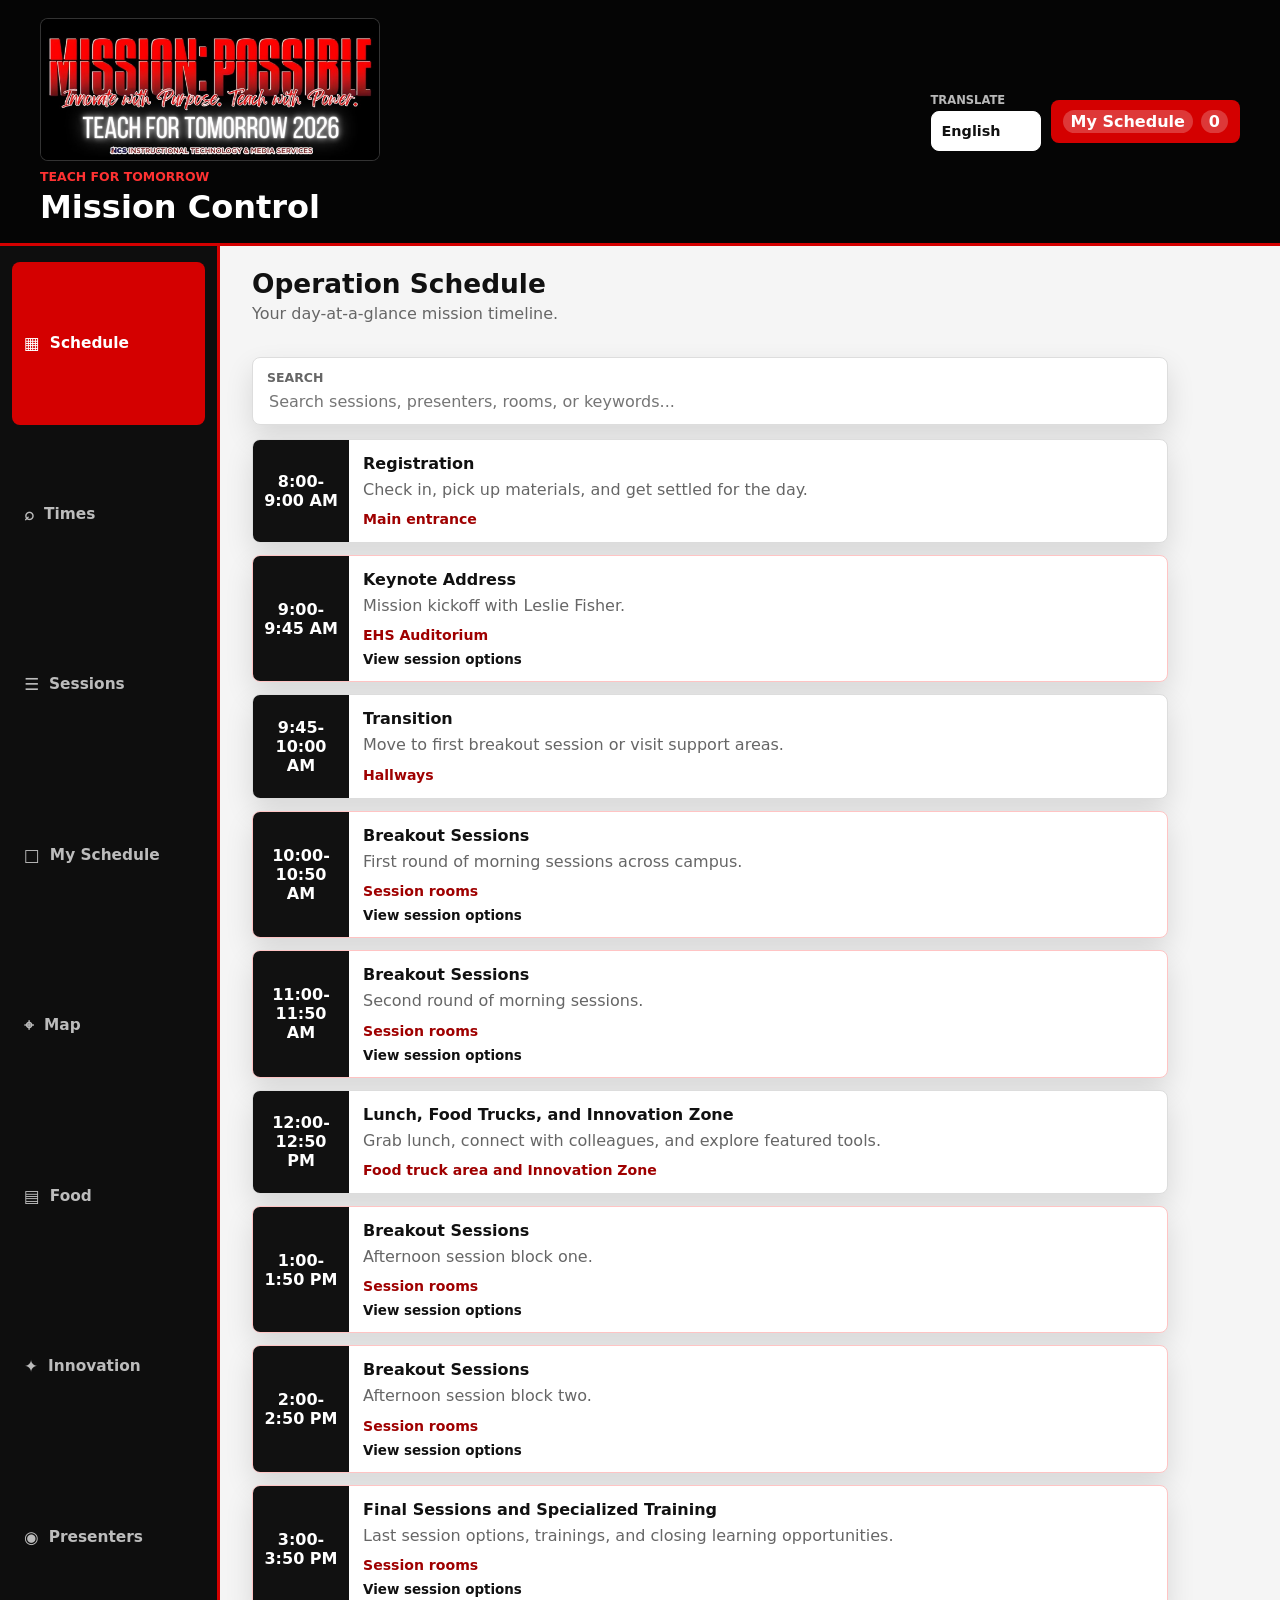
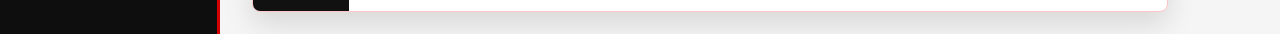
<file: create-a-mobile-friendly-conference-app/index.html>
<!doctype html>
<html lang="en">
  <head>
    <meta charset="UTF-8" />
    <meta name="viewport" content="width=device-width, initial-scale=1.0" />
    <title>Teach for Tomorrow Conference</title>
    <link rel="stylesheet" href="styles.css" />
  </head>
  <body>
    <div class="app-shell">
      <header class="topbar">
        <div class="brand-lockup">
          <img
            class="event-logo"
            src="Teach-for-Tomorrow-2026.jpg"
            alt="Teach for Tomorrow 2026: Mission Possible"
          />
          <p class="eyebrow">Teach for Tomorrow</p>
          <h1 data-i18n="appTitle">Mission Control</h1>
        </div>
        <div class="header-actions">
          <button class="app-back-button" id="appBackButton" type="button" data-i18n="backButton" hidden>
            ← Back
          </button>
          <div class="language-control" aria-label="Translate app">
            <label for="languageSelect" data-i18n="translateLabel">Translate</label>
            <select id="languageSelect">
              <option value="en">English</option>
              <option value="es">Español</option>
              <option value="fr">Français</option>
              <option value="hi">हिन्दी</option>
            </select>
          </div>
          <button
            class="schedule-pill"
            id="schedulePill"
            type="button"
            aria-label="Open My Schedule"
            data-i18n-aria="openSchedule"
          >
            <span data-i18n="mySchedule">My Schedule</span> <span id="scheduleCount">0</span>
          </button>
        </div>
      </header>

      <main>
        <section class="page" id="directoryPage" aria-labelledby="directoryTitle">
          <div class="section-head">
            <div>
              <h2 id="directoryTitle" data-i18n="directoryTitle">Session Launchpad</h2>
              <p data-i18n="directoryHelp">Search by title, presenter, room, track, or keyword.</p>
            </div>
            <button class="refresh-button" id="refreshScheduleButton" type="button" data-i18n="refreshSchedule">
              Refresh schedule
            </button>
          </div>
          <p class="sync-status" id="syncStatus">Using built-in schedule.</p>

          <label class="search-box" for="sessionSearch">
            <span aria-hidden="true" data-i18n="searchLabel">Search</span>
            <input
              id="sessionSearch"
              type="search"
              placeholder="Try literacy, Room 204, equity..."
              data-i18n-placeholder="searchPlaceholder"
              autocomplete="off"
            />
          </label>

          <div
            class="filter-row"
            id="trackFilters"
            aria-label="Track filters"
            data-i18n-aria="trackFilters"
          ></div>
          <p class="result-count" id="resultCount"></p>
          <div class="card-grid" id="sessionList"></div>
        </section>

        <section class="page" id="detailsPage" aria-labelledby="detailsTitle">
          <div class="section-head">
            <div>
              <h2 id="detailsTitle" data-i18n="detailsTitle">Session Details</h2>
              <p data-i18n="detailsHelp">Tap a session to read the full description.</p>
            </div>
          </div>

          <label class="search-box" for="detailsSearch">
            <span aria-hidden="true" data-i18n="searchLabel">Search</span>
            <input
              id="detailsSearch"
              type="search"
              placeholder="Search descriptions, presenters, or keywords..."
              data-i18n-placeholder="detailsSearchPlaceholder"
              autocomplete="off"
            />
          </label>

          <div class="session-detail-list" id="sessionDetailList"></div>
        </section>

        <section class="page active" id="operationPage" aria-labelledby="operationTitle">
          <div class="section-head">
            <div>
              <h2 id="operationTitle" data-i18n="operationTitle">Operation Schedule</h2>
              <p data-i18n="operationHelp">A quick day-at-a-glance timeline for the conference.</p>
            </div>
          </div>
          <label class="search-box" for="operationSearch">
            <span aria-hidden="true" data-i18n="searchLabel">Search</span>
            <input
              id="operationSearch"
              type="search"
              placeholder="Search sessions, presenters, rooms, or keywords..."
              data-i18n-placeholder="operationSearchPlaceholder"
              autocomplete="off"
            />
          </label>
          <p class="result-count" id="operationResultCount"></p>
          <div class="card-grid" id="operationSearchResults"></div>
          <div class="operation-list" id="operationScheduleList"></div>
        </section>

        <section class="page" id="schedulePage" aria-labelledby="scheduleTitle">
          <div class="section-head">
            <div>
              <h2 id="scheduleTitle" data-i18n="mySchedule">My Schedule</h2>
              <p data-i18n="scheduleHelp">Your saved sessions, grouped by time.</p>
            </div>
          </div>
          <div id="scheduleList"></div>
        </section>

        <section class="page" id="mapPage" aria-labelledby="mapTitle">
          <div class="section-head">
            <div>
              <h2 id="mapTitle" data-i18n="mapTitle">School Map</h2>
              <p data-i18n="mapHelp">Load a school map for attendees to reference during the conference.</p>
            </div>
          </div>
          <div class="info-panel">
            <label class="upload-box" for="mapUpload">
              <span data-i18n="mapUploadLabel">Upload school map</span>
              <input id="mapUpload" type="file" accept="image/*" />
            </label>
            <div class="map-preview" id="mapPreview"></div>
          </div>
        </section>

        <section class="page" id="foodPage" aria-labelledby="foodTitle">
          <div class="section-head">
            <div>
              <h2 id="foodTitle" data-i18n="foodTitle">Food Trucks</h2>
              <p data-i18n="foodHelp">Food truck options and meal notes for attendees.</p>
            </div>
          </div>
          <div class="info-grid" id="foodTruckList"></div>
        </section>

        <section class="page" id="innovationPage" aria-labelledby="innovationTitle">
          <div class="section-head">
            <div>
              <h2 id="innovationTitle" data-i18n="innovationTitle">Innovation Zone</h2>
              <p data-i18n="innovationHelp">Explore hands-on tools and featured experiences.</p>
            </div>
          </div>
          <div class="info-grid" id="innovationList"></div>
        </section>

        <section class="page" id="presentersPage" aria-labelledby="presentersTitle">
          <div class="section-head">
            <div>
              <h2 id="presentersTitle" data-i18n="presentersTitle">Presenters</h2>
              <p data-i18n="presentersHelp">Tap a presenter to view details and their sessions.</p>
            </div>
          </div>
          <label class="search-box" for="presenterSearch">
            <span aria-hidden="true" data-i18n="searchLabel">Search</span>
            <input
              id="presenterSearch"
              type="search"
              placeholder="Search presenters..."
              data-i18n-placeholder="presenterSearchPlaceholder"
              autocomplete="off"
            />
          </label>
          <div id="presenterDetail"></div>
          <div class="presenter-list" id="presenterList"></div>
        </section>
      </main>

      <nav class="tabbar" aria-label="Main navigation" data-i18n-aria="mainNavigation">
        <button class="tab active" type="button" data-page="operationPage">
          <span aria-hidden="true">▦</span>
          <span data-i18n="operationTab">Schedule</span>
        </button>
        <button class="tab" type="button" data-page="directoryPage">
          <span aria-hidden="true">⌕</span>
          <span data-i18n="directoryTab">Times</span>
        </button>
        <button class="tab" type="button" data-page="detailsPage">
          <span aria-hidden="true">☰</span>
          <span data-i18n="detailsTab">Sessions</span>
        </button>
        <button class="tab" type="button" data-page="schedulePage">
          <span aria-hidden="true">□</span>
          <span data-i18n="mySchedule">My Schedule</span>
        </button>
        <button class="tab" type="button" data-page="mapPage">
          <span aria-hidden="true">⌖</span>
          <span data-i18n="mapTab">Map</span>
        </button>
        <button class="tab" type="button" data-page="foodPage">
          <span aria-hidden="true">▤</span>
          <span data-i18n="foodTab">Food</span>
        </button>
        <button class="tab" type="button" data-page="innovationPage">
          <span aria-hidden="true">✦</span>
          <span data-i18n="innovationTab">Innovation</span>
        </button>
        <button class="tab" type="button" data-page="presentersPage">
          <span aria-hidden="true">◉</span>
          <span data-i18n="presentersTab">Presenters</span>
        </button>
      </nav>
    </div>

    <script src="app.js"></script>
  </body>
</html>
</file>
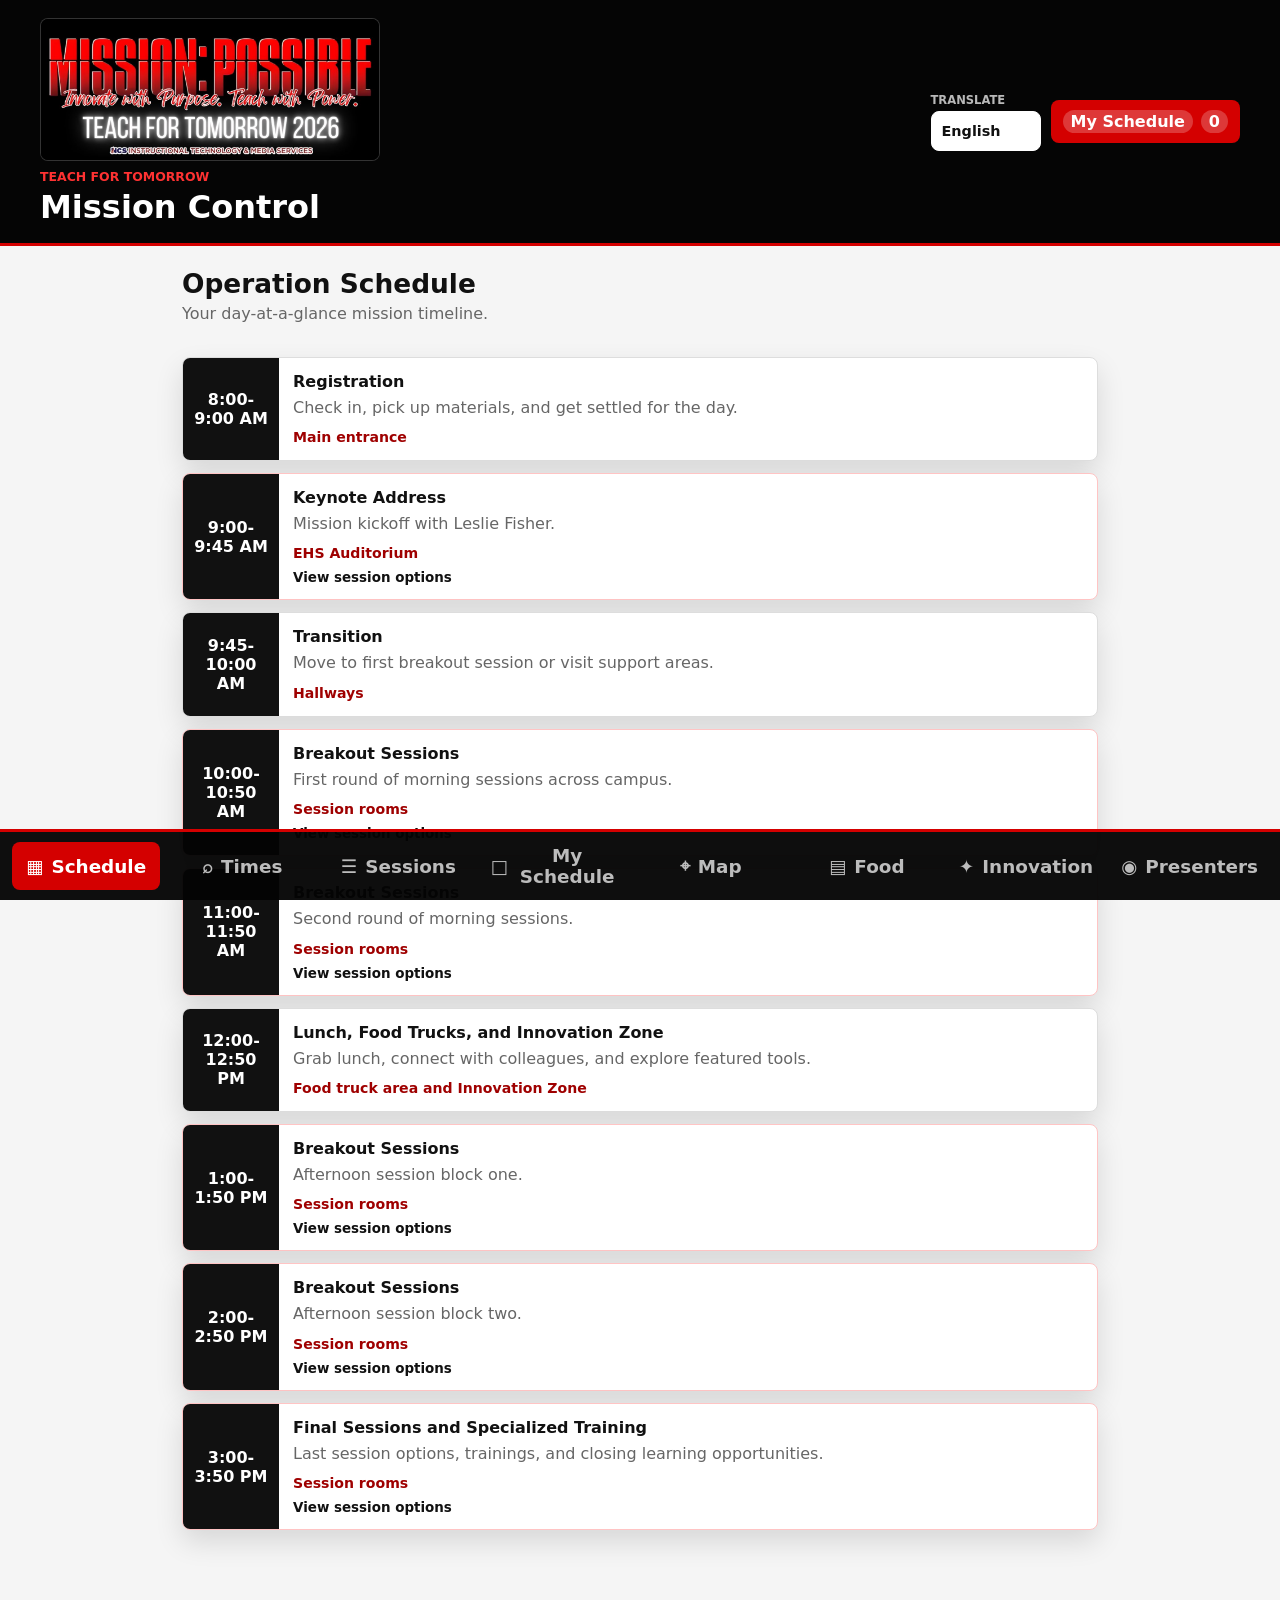
<file: create-a-mobile-friendly-conference-app/Teach-for-Tomorrow-app/index.html>
<!doctype html>
<html lang="en">
  <head>
    <meta charset="UTF-8" />
    <meta name="viewport" content="width=device-width, initial-scale=1.0" />
    <title>Teach for Tomorrow Conference</title>
    <link rel="stylesheet" href="styles.css" />
  </head>
  <body>
    <div class="app-shell">
      <header class="topbar">
        <div class="brand-lockup">
          <img
            class="event-logo"
            src="Teach-for-Tomorrow-2026.jpg"
            alt="Teach for Tomorrow 2026: Mission Possible"
          />
          <p class="eyebrow">Teach for Tomorrow</p>
          <h1 data-i18n="appTitle">Mission Control</h1>
        </div>
        <div class="header-actions">
          <button class="app-back-button" id="appBackButton" type="button" data-i18n="backButton" hidden>
            ← Back
          </button>
          <div class="language-control" aria-label="Translate app">
            <label for="languageSelect" data-i18n="translateLabel">Translate</label>
            <select id="languageSelect">
              <option value="en">English</option>
              <option value="es">Español</option>
              <option value="fr">Français</option>
              <option value="hi">हिन्दी</option>
            </select>
          </div>
          <button
            class="schedule-pill"
            id="schedulePill"
            type="button"
            aria-label="Open My Schedule"
            data-i18n-aria="openSchedule"
          >
            <span data-i18n="mySchedule">My Schedule</span> <span id="scheduleCount">0</span>
          </button>
        </div>
      </header>

      <main>
        <section class="page" id="directoryPage" aria-labelledby="directoryTitle">
          <div class="section-head">
            <div>
              <h2 id="directoryTitle" data-i18n="directoryTitle">Session Launchpad</h2>
              <p data-i18n="directoryHelp">Search by title, presenter, room, track, or keyword.</p>
            </div>
            <button class="refresh-button" id="refreshScheduleButton" type="button" data-i18n="refreshSchedule">
              Refresh schedule
            </button>
          </div>
          <p class="sync-status" id="syncStatus">Using built-in schedule.</p>

          <label class="search-box" for="sessionSearch">
            <span aria-hidden="true" data-i18n="searchLabel">Search</span>
            <input
              id="sessionSearch"
              type="search"
              placeholder="Try literacy, Room 204, equity..."
              data-i18n-placeholder="searchPlaceholder"
              autocomplete="off"
            />
          </label>

          <div
            class="filter-row"
            id="trackFilters"
            aria-label="Track filters"
            data-i18n-aria="trackFilters"
          ></div>
          <p class="result-count" id="resultCount"></p>
          <div class="card-grid" id="sessionList"></div>
        </section>

        <section class="page" id="detailsPage" aria-labelledby="detailsTitle">
          <div class="section-head">
            <div>
              <h2 id="detailsTitle" data-i18n="detailsTitle">Session Details</h2>
              <p data-i18n="detailsHelp">Tap a session to read the full description.</p>
            </div>
          </div>

          <label class="search-box" for="detailsSearch">
            <span aria-hidden="true" data-i18n="searchLabel">Search</span>
            <input
              id="detailsSearch"
              type="search"
              placeholder="Search descriptions, presenters, or keywords..."
              data-i18n-placeholder="detailsSearchPlaceholder"
              autocomplete="off"
            />
          </label>

          <div class="session-detail-list" id="sessionDetailList"></div>
        </section>

        <section class="page active" id="operationPage" aria-labelledby="operationTitle">
          <div class="section-head">
            <div>
              <h2 id="operationTitle" data-i18n="operationTitle">Operation Schedule</h2>
              <p data-i18n="operationHelp">A quick day-at-a-glance timeline for the conference.</p>
            </div>
          </div>
          <div class="operation-list" id="operationScheduleList"></div>
        </section>

        <section class="page" id="schedulePage" aria-labelledby="scheduleTitle">
          <div class="section-head">
            <div>
              <h2 id="scheduleTitle" data-i18n="mySchedule">My Schedule</h2>
              <p data-i18n="scheduleHelp">Your saved sessions, grouped by time.</p>
            </div>
          </div>
          <div id="scheduleList"></div>
        </section>

        <section class="page" id="mapPage" aria-labelledby="mapTitle">
          <div class="section-head">
            <div>
              <h2 id="mapTitle" data-i18n="mapTitle">School Map</h2>
              <p data-i18n="mapHelp">Load a school map for attendees to reference during the conference.</p>
            </div>
          </div>
          <div class="info-panel">
            <label class="upload-box" for="mapUpload">
              <span data-i18n="mapUploadLabel">Upload school map</span>
              <input id="mapUpload" type="file" accept="image/*" />
            </label>
            <div class="map-preview" id="mapPreview"></div>
          </div>
        </section>

        <section class="page" id="foodPage" aria-labelledby="foodTitle">
          <div class="section-head">
            <div>
              <h2 id="foodTitle" data-i18n="foodTitle">Food Trucks</h2>
              <p data-i18n="foodHelp">Food truck options and meal notes for attendees.</p>
            </div>
          </div>
          <div class="info-grid" id="foodTruckList"></div>
        </section>

        <section class="page" id="innovationPage" aria-labelledby="innovationTitle">
          <div class="section-head">
            <div>
              <h2 id="innovationTitle" data-i18n="innovationTitle">Innovation Zone</h2>
              <p data-i18n="innovationHelp">Explore hands-on tools and featured experiences.</p>
            </div>
          </div>
          <div class="info-grid" id="innovationList"></div>
        </section>

        <section class="page" id="presentersPage" aria-labelledby="presentersTitle">
          <div class="section-head">
            <div>
              <h2 id="presentersTitle" data-i18n="presentersTitle">Presenters</h2>
              <p data-i18n="presentersHelp">Tap a presenter to view details and their sessions.</p>
            </div>
          </div>
          <label class="search-box" for="presenterSearch">
            <span aria-hidden="true" data-i18n="searchLabel">Search</span>
            <input
              id="presenterSearch"
              type="search"
              placeholder="Search presenters..."
              data-i18n-placeholder="presenterSearchPlaceholder"
              autocomplete="off"
            />
          </label>
          <div id="presenterDetail"></div>
          <div class="presenter-list" id="presenterList"></div>
        </section>
      </main>

      <nav class="tabbar" aria-label="Main navigation" data-i18n-aria="mainNavigation">
        <button class="tab active" type="button" data-page="operationPage">
          <span aria-hidden="true">▦</span>
          <span data-i18n="operationTab">Schedule</span>
        </button>
        <button class="tab" type="button" data-page="directoryPage">
          <span aria-hidden="true">⌕</span>
          <span data-i18n="directoryTab">Times</span>
        </button>
        <button class="tab" type="button" data-page="detailsPage">
          <span aria-hidden="true">☰</span>
          <span data-i18n="detailsTab">Sessions</span>
        </button>
        <button class="tab" type="button" data-page="schedulePage">
          <span aria-hidden="true">□</span>
          <span data-i18n="mySchedule">My Schedule</span>
        </button>
        <button class="tab" type="button" data-page="mapPage">
          <span aria-hidden="true">⌖</span>
          <span data-i18n="mapTab">Map</span>
        </button>
        <button class="tab" type="button" data-page="foodPage">
          <span aria-hidden="true">▤</span>
          <span data-i18n="foodTab">Food</span>
        </button>
        <button class="tab" type="button" data-page="innovationPage">
          <span aria-hidden="true">✦</span>
          <span data-i18n="innovationTab">Innovation</span>
        </button>
        <button class="tab" type="button" data-page="presentersPage">
          <span aria-hidden="true">◉</span>
          <span data-i18n="presentersTab">Presenters</span>
        </button>
      </nav>
    </div>

    <script src="app.js"></script>
  </body>
</html>
</file>
<file: create-a-mobile-friendly-conference-app/styles.css>
:root {
  color-scheme: light;
  --ink: #111111;
  --muted: #666666;
  --line: #dddddd;
  --paper: #ffffff;
  --soft: #f5f5f5;
  --brand: #d40000;
  --brand-dark: #9f0000;
  --accent: #111111;
  --focus: #d40000;
  --shadow: 0 12px 28px rgba(0, 0, 0, 0.12);
}

* {
  box-sizing: border-box;
}

body {
  margin: 0;
  background: var(--soft);
  color: var(--ink);
  font-family:
    Inter, ui-sans-serif, system-ui, -apple-system, BlinkMacSystemFont, "Segoe UI",
    sans-serif;
}

button,
input,
select {
  font: inherit;
}

button {
  cursor: pointer;
}

.app-shell {
  display: grid;
  grid-template-areas:
    "header header"
    "nav main";
  grid-template-columns: 220px minmax(0, 1fr);
  min-height: 100svh;
}

.topbar {
  align-items: center;
  background: #050505;
  border-bottom: 3px solid var(--brand);
  color: white;
  display: flex;
  gap: 16px;
  grid-area: header;
  justify-content: space-between;
  padding: 18px clamp(16px, 5vw, 40px);
  z-index: 10;
}

.header-actions {
  align-items: center;
  display: flex;
  flex: 0 0 auto;
  gap: 10px;
}

.brand-lockup {
  align-items: center;
  display: grid;
  gap: 4px;
}

.event-logo {
  background: #000;
  border: 1px solid rgba(255, 255, 255, 0.2);
  border-radius: 8px;
  display: block;
  height: auto;
  margin-bottom: 4px;
  max-width: min(340px, 46vw);
  width: 100%;
}

.language-control {
  display: grid;
  gap: 4px;
}

.app-back-button {
  background: var(--brand);
  border: 2px solid rgba(255, 255, 255, 0.9);
  border-radius: 8px;
  color: white;
  font-size: 0.9rem;
  font-weight: 850;
  min-height: 40px;
  padding: 8px 12px;
}

.app-back-button[hidden] {
  display: none;
}

.language-control label {
  color: rgba(255, 255, 255, 0.72);
  font-size: 0.72rem;
  font-weight: 800;
  text-transform: uppercase;
}

.language-control select {
  appearance: none;
  background: var(--paper);
  border: 1px solid #ffffff;
  border-radius: 8px;
  color: var(--ink);
  font: inherit;
  font-size: 0.9rem;
  font-weight: 750;
  min-height: 40px;
  padding: 8px 30px 8px 10px;
}

.eyebrow {
  color: #ff3232;
  font-size: 0.78rem;
  font-weight: 800;
  letter-spacing: 0;
  margin: 0 0 2px;
  text-transform: uppercase;
}

h1,
h2,
h3,
p {
  margin-top: 0;
}

h1 {
  font-size: clamp(1.25rem, 4.8vw, 2rem);
  line-height: 1.1;
  margin-bottom: 0;
}

h2 {
  font-size: clamp(1.2rem, 4vw, 1.65rem);
  line-height: 1.2;
  margin-bottom: 4px;
}

.section-head p,
.session-description,
.empty-state,
.result-count {
  color: var(--muted);
}

main {
  grid-area: main;
  margin: 0;
  max-width: 980px;
  padding: 22px clamp(14px, 4vw, 32px);
  width: 100%;
}

.page {
  display: none;
}

.page.active {
  display: block;
}

.section-head {
  align-items: end;
  display: flex;
  gap: 12px;
  justify-content: space-between;
  margin-bottom: 18px;
}

.refresh-button {
  background: var(--brand);
  border: 0;
  border-radius: 8px;
  color: white;
  flex: 0 0 auto;
  font-weight: 850;
  min-height: 40px;
  padding: 9px 12px;
}

.refresh-button:disabled {
  cursor: wait;
  opacity: 0.7;
}

.sync-status {
  color: var(--muted);
  font-size: 0.88rem;
  margin: -8px 0 14px;
}

.search-box {
  background: var(--paper);
  border: 1px solid var(--line);
  border-radius: 8px;
  box-shadow: var(--shadow);
  display: grid;
  gap: 6px;
  margin-bottom: 14px;
  padding: 12px 14px;
}

.search-box span {
  color: var(--muted);
  font-size: 0.78rem;
  font-weight: 700;
  text-transform: uppercase;
}

.search-box input {
  border: 0;
  color: var(--ink);
  font-size: 1rem;
  min-width: 0;
  outline: 0;
}

.search-box:focus-within {
  border-color: var(--focus);
  box-shadow: 0 0 0 3px rgba(212, 0, 0, 0.16), var(--shadow);
}

.filter-row {
  display: flex;
  gap: 8px;
  margin: 0 -2px 12px;
  overflow-x: auto;
  padding: 2px;
  scrollbar-width: none;
}

.filter-row::-webkit-scrollbar {
  display: none;
}

.filter-chip,
.schedule-pill,
.session-action,
.remove-action,
.tab {
  border: 0;
  border-radius: 8px;
  font-weight: 800;
}

.filter-chip {
  background: var(--paper);
  border: 1px solid var(--line);
  color: var(--ink);
  flex: 0 0 auto;
  padding: 9px 12px;
}

.filter-chip.active {
  background: var(--brand);
  border-color: var(--brand);
  color: white;
}

.schedule-pill {
  align-items: center;
  background: var(--brand);
  color: white;
  display: inline-flex;
  flex: 0 0 auto;
  gap: 8px;
  padding: 10px 12px;
}

.schedule-pill span {
  background: rgba(255, 255, 255, 0.22);
  border-radius: 999px;
  min-width: 26px;
  padding: 2px 8px;
}

.result-count {
  font-size: 0.92rem;
  margin-bottom: 12px;
}

.card-grid {
  display: grid;
  gap: 12px;
  grid-template-columns: repeat(auto-fit, minmax(min(100%, 300px), 1fr));
}

.time-card-grid {
  display: grid;
  gap: 12px;
  grid-template-columns: repeat(auto-fit, minmax(min(100%, 190px), 1fr));
}

.time-card {
  background: var(--paper);
  border: 1px solid var(--line);
  border-left: 6px solid var(--brand);
  border-radius: 8px;
  box-shadow: var(--shadow);
  color: var(--ink);
  display: grid;
  gap: 6px;
  min-height: 96px;
  padding: 16px;
  text-align: left;
}

.time-card strong {
  font-size: 1.35rem;
  line-height: 1.1;
}

.time-card span {
  color: var(--muted);
  font-weight: 800;
}

.back-button {
  background: var(--brand);
  border: 2px solid white;
  border-radius: 8px;
  box-shadow: 0 4px 12px rgba(0, 0, 0, 0.22);
  color: white;
  font-weight: 850;
  min-height: 40px;
  padding: 8px 12px;
}

.back-button.compact {
  flex: 0 0 auto;
  font-size: 0.92rem;
  min-width: 112px;
}

.session-time-group {
  margin-bottom: 18px;
}

.time-heading {
  align-items: center;
  background: var(--ink);
  border-radius: 8px 8px 0 0;
  color: white;
  display: flex;
  font-size: 0.98rem;
  font-weight: 850;
  gap: 10px;
  justify-content: space-between;
  line-height: 1.2;
  margin: 0;
  padding: 10px 12px;
}

.time-heading h3 {
  font-size: 0.98rem;
  line-height: 1.2;
  margin: 0;
}

.session-time-group .card-grid {
  background: var(--paper);
  border: 1px solid var(--line);
  border-top: 0;
  border-radius: 0 0 8px 8px;
  box-shadow: var(--shadow);
  padding: 12px;
}

.session-time-group .session-card {
  box-shadow: none;
}

.session-card,
.schedule-group,
.empty-state,
.info-panel,
.info-card,
.presenter-detail,
.presenter-card,
.session-detail-card {
  background: var(--paper);
  border: 1px solid var(--line);
  border-radius: 8px;
  box-shadow: var(--shadow);
}

.session-card {
  display: flex;
  flex-direction: column;
  min-height: 100%;
  padding: 16px;
}

.session-highlight {
  border-color: var(--brand);
  box-shadow: 0 0 0 3px rgba(212, 0, 0, 0.18), var(--shadow);
}

.session-track {
  align-self: flex-start;
  background: #fff0f0;
  border-radius: 999px;
  color: var(--brand-dark);
  font-size: 0.78rem;
  font-weight: 800;
  margin-bottom: 12px;
  padding: 5px 9px;
}

.session-title {
  font-size: 1.08rem;
  line-height: 1.25;
  margin-bottom: 10px;
}

.session-title-button {
  background: transparent;
  color: inherit;
  display: block;
  font: inherit;
  font-weight: inherit;
  line-height: inherit;
  padding: 0;
  text-align: left;
  text-decoration: underline;
  text-decoration-color: rgba(212, 0, 0, 0.35);
  text-underline-offset: 3px;
  width: 100%;
}

.session-title-button:focus,
.session-title-button:hover {
  color: var(--brand-dark);
}

.session-meta {
  display: grid;
  gap: 7px;
  margin-bottom: 12px;
}

.meta-line {
  color: var(--muted);
  display: flex;
  gap: 8px;
  line-height: 1.35;
}

.meta-line strong {
  color: var(--ink);
  flex: 0 0 82px;
  font-size: 0.88rem;
}

.session-description {
  line-height: 1.5;
  margin-bottom: 16px;
}

.session-details {
  background: #fff7f7;
  border: 1px solid #ffd6d6;
  border-radius: 8px;
  display: grid;
  gap: 8px;
  line-height: 1.5;
  margin-bottom: 12px;
  padding: 12px;
}

.session-details p {
  margin: 0;
}

.session-details[hidden],
.detail-panel[hidden] {
  display: none;
}

.session-action,
.remove-action {
  margin-top: auto;
  min-height: 44px;
  padding: 11px 14px;
  width: 100%;
}

.session-action {
  background: var(--brand);
  color: white;
}

.session-action.saved {
  background: #111111;
  color: white;
}

.remove-action {
  background: #fff0f0;
  color: var(--brand-dark);
}

.detail-action {
  background: white;
  border: 1px solid var(--brand);
  color: var(--brand-dark);
  margin-bottom: 10px;
  min-height: 44px;
  padding: 11px 14px;
  width: 100%;
}

.schedule-group {
  margin-bottom: 14px;
  overflow: hidden;
}

.schedule-time {
  background: var(--ink);
  color: white;
  font-size: 0.95rem;
  font-weight: 850;
  padding: 12px 14px;
}

.schedule-group .session-card {
  border: 0;
  border-radius: 0;
  box-shadow: none;
}

.schedule-group .session-card + .session-card {
  border-top: 1px solid var(--line);
}

.empty-state {
  line-height: 1.5;
  padding: 22px;
  text-align: center;
}

.info-panel {
  padding: 16px;
}

.upload-box {
  align-items: center;
  border: 1px dashed var(--brand);
  border-radius: 8px;
  display: grid;
  gap: 10px;
  justify-items: start;
  margin-bottom: 14px;
  padding: 14px;
}

.upload-box span {
  color: var(--brand-dark);
  font-weight: 850;
}

.upload-box input {
  max-width: 100%;
}

.map-preview img {
  border: 1px solid var(--line);
  border-radius: 8px;
  display: block;
  height: auto;
  max-width: 100%;
}

.info-grid,
.presenter-list,
.session-detail-list,
.session-link-list,
.operation-list {
  display: grid;
  gap: 12px;
}

.info-grid {
  grid-template-columns: repeat(auto-fit, minmax(min(100%, 240px), 1fr));
}

.info-card {
  padding: 16px;
}

.operation-item {
  align-items: stretch;
  background: var(--paper);
  border: 1px solid var(--line);
  border-radius: 8px;
  box-shadow: var(--shadow);
  color: var(--ink);
  display: grid;
  grid-template-columns: 96px minmax(0, 1fr);
  overflow: hidden;
  padding: 0;
  text-align: left;
  width: 100%;
}

.operation-item.clickable {
  border-color: #ffc4c4;
}

.operation-item.clickable:focus,
.operation-item.clickable:hover {
  box-shadow: 0 0 0 3px rgba(212, 0, 0, 0.14), var(--shadow);
}

.operation-time {
  align-items: center;
  background: var(--ink);
  color: white;
  display: flex;
  font-weight: 850;
  justify-content: center;
  padding: 14px 10px;
  text-align: center;
}

.operation-item > div:last-child {
  padding: 14px;
}

.operation-item h3 {
  font-size: 1rem;
  line-height: 1.25;
  margin-bottom: 5px;
}

.operation-item p {
  color: var(--muted);
  line-height: 1.4;
  margin-bottom: 8px;
}

.operation-item span {
  color: var(--brand-dark);
  font-size: 0.88rem;
  font-weight: 850;
}

.operation-item em {
  color: var(--ink);
  display: block;
  font-size: 0.84rem;
  font-style: normal;
  font-weight: 850;
  margin-top: 8px;
}

.info-card h3,
.presenter-detail h3 {
  font-size: 1.05rem;
  line-height: 1.25;
  margin-bottom: 8px;
}

.info-card p,
.presenter-detail p {
  color: var(--muted);
  line-height: 1.45;
  margin-bottom: 12px;
}

.info-card span {
  color: var(--brand-dark);
  font-size: 0.88rem;
  font-weight: 850;
}

.presenter-detail {
  margin-bottom: 14px;
  padding: 16px;
}

.presenter-detail h4 {
  font-size: 0.85rem;
  letter-spacing: 0;
  margin: 0 0 10px;
  text-transform: uppercase;
}

.presenter-card,
.session-link {
  text-align: left;
}

.presenter-card {
  color: var(--ink);
  display: grid;
  gap: 4px;
  padding: 14px;
}

.presenter-card.active {
  border-color: var(--brand);
}

.presenter-card strong {
  font-size: 1rem;
}

.presenter-card span,
.session-link span {
  color: var(--muted);
  font-size: 0.9rem;
}

.session-link {
  background: #fff7f7;
  border: 1px solid #ffd6d6;
  border-radius: 8px;
  color: var(--ink);
  display: grid;
  gap: 5px;
  padding: 12px;
}

.session-detail-card {
  overflow: hidden;
}

.detail-summary {
  align-items: center;
  background: var(--paper);
  color: var(--ink);
  display: flex;
  gap: 12px;
  justify-content: space-between;
  padding: 14px;
  text-align: left;
  width: 100%;
}

.detail-summary strong,
.detail-summary small {
  display: block;
}

.detail-summary strong {
  font-size: 1rem;
  line-height: 1.25;
  margin-bottom: 5px;
}

.detail-summary small {
  color: var(--muted);
  font-size: 0.9rem;
  line-height: 1.35;
}

.detail-summary > span:last-child {
  align-items: center;
  background: #fff0f0;
  border-radius: 999px;
  color: var(--brand-dark);
  display: flex;
  flex: 0 0 32px;
  font-size: 1.2rem;
  font-weight: 850;
  height: 32px;
  justify-content: center;
}

.detail-panel {
  border-top: 1px solid var(--line);
  display: grid;
  gap: 12px;
  line-height: 1.5;
  padding: 14px;
}

.detail-panel p {
  margin: 0;
}

.tabbar {
  background: rgba(5, 5, 5, 0.96);
  border-right: 3px solid var(--brand);
  display: grid;
  gap: 8px;
  grid-area: nav;
  left: 0;
  min-height: calc(100svh - 132px);
  overflow-y: auto;
  padding: 16px 12px;
  position: sticky;
  scrollbar-width: thin;
  top: 0;
  z-index: 8;
}

.tabbar::-webkit-scrollbar {
  width: 8px;
}

.tab {
  align-items: center;
  background: transparent;
  color: rgba(255, 255, 255, 0.72);
  display: flex;
  gap: 10px;
  justify-content: flex-start;
  min-height: 46px;
  padding: 0 12px;
  width: 100%;
}

.tab span {
  font-size: 1.05rem;
}

.tab span:last-child {
  font-size: 0.96rem;
}

.tab.active {
  background: var(--brand);
  color: white;
}

@media (max-width: 760px) {
  .app-shell {
    display: block;
    padding-bottom: 84px;
  }

  main {
    margin: 0 auto;
  }

  .tabbar {
    border-right: 0;
    border-top: 3px solid var(--brand);
    bottom: 0;
    display: flex;
    gap: 8px;
    left: 0;
    min-height: 0;
    overflow-x: auto;
    overflow-y: hidden;
    padding: 10px 12px max(10px, env(safe-area-inset-bottom));
    position: fixed;
    right: 0;
    scrollbar-width: none;
    top: auto;
    z-index: 20;
  }

  .tabbar::-webkit-scrollbar {
    display: none;
  }

  .tab {
    flex: 1 0 108px;
    gap: 8px;
    justify-content: center;
    min-height: 48px;
    padding: 0 10px;
    width: auto;
  }

  .tab span,
  .tab span:last-child {
    font-size: 1.15rem;
  }
}

@media (max-width: 560px) {
  .topbar {
    align-items: center;
    gap: 10px;
    padding: 10px 12px;
  }

  .event-logo {
    border-radius: 6px;
    margin-bottom: 0;
    max-width: 128px;
  }

  .header-actions {
    align-items: center;
    flex-wrap: wrap;
    gap: 6px;
    justify-content: flex-end;
  }

  .eyebrow {
    display: none;
  }

  h1 {
    font-size: 1.05rem;
  }

  .language-control {
    gap: 2px;
  }

  .language-control label {
    display: none;
  }

  .language-control select,
  .app-back-button {
    font-size: 0.78rem;
    min-height: 34px;
    padding: 6px 9px;
  }

  .schedule-pill {
    font-size: 0.78rem;
    justify-content: center;
    min-height: 34px;
    padding: 6px 9px;
  }

  main {
    padding-top: 18px;
  }

  .section-head {
    display: block;
  }

  .refresh-button {
    margin-top: 12px;
    width: 100%;
  }

  .meta-line {
    display: grid;
    gap: 2px;
  }

  .meta-line strong {
    flex-basis: auto;
  }
}
</file>
<file: create-a-mobile-friendly-conference-app/Teach-for-Tomorrow-app/styles.css>
:root {
  color-scheme: light;
  --ink: #111111;
  --muted: #666666;
  --line: #dddddd;
  --paper: #ffffff;
  --soft: #f5f5f5;
  --brand: #d40000;
  --brand-dark: #9f0000;
  --accent: #111111;
  --focus: #d40000;
  --shadow: 0 12px 28px rgba(0, 0, 0, 0.12);
}

* {
  box-sizing: border-box;
}

body {
  margin: 0;
  background: var(--soft);
  color: var(--ink);
  font-family:
    Inter, ui-sans-serif, system-ui, -apple-system, BlinkMacSystemFont, "Segoe UI",
    sans-serif;
}

button,
input,
select {
  font: inherit;
}

button {
  cursor: pointer;
}

.app-shell {
  min-height: 100svh;
  padding-bottom: 84px;
}

.topbar {
  align-items: center;
  background: #050505;
  border-bottom: 3px solid var(--brand);
  color: white;
  display: flex;
  gap: 16px;
  justify-content: space-between;
  padding: 18px clamp(16px, 5vw, 40px);
  position: sticky;
  top: 0;
  z-index: 10;
}

.header-actions {
  align-items: center;
  display: flex;
  flex: 0 0 auto;
  gap: 10px;
}

.brand-lockup {
  align-items: center;
  display: grid;
  gap: 4px;
}

.event-logo {
  background: #000;
  border: 1px solid rgba(255, 255, 255, 0.2);
  border-radius: 8px;
  display: block;
  height: auto;
  margin-bottom: 4px;
  max-width: min(340px, 46vw);
  width: 100%;
}

.language-control {
  display: grid;
  gap: 4px;
}

.app-back-button {
  background: var(--brand);
  border: 2px solid rgba(255, 255, 255, 0.9);
  border-radius: 8px;
  color: white;
  font-size: 0.9rem;
  font-weight: 850;
  min-height: 40px;
  padding: 8px 12px;
}

.app-back-button[hidden] {
  display: none;
}

.language-control label {
  color: rgba(255, 255, 255, 0.72);
  font-size: 0.72rem;
  font-weight: 800;
  text-transform: uppercase;
}

.language-control select {
  appearance: none;
  background: var(--paper);
  border: 1px solid #ffffff;
  border-radius: 8px;
  color: var(--ink);
  font: inherit;
  font-size: 0.9rem;
  font-weight: 750;
  min-height: 40px;
  padding: 8px 30px 8px 10px;
}

.eyebrow {
  color: #ff3232;
  font-size: 0.78rem;
  font-weight: 800;
  letter-spacing: 0;
  margin: 0 0 2px;
  text-transform: uppercase;
}

h1,
h2,
h3,
p {
  margin-top: 0;
}

h1 {
  font-size: clamp(1.25rem, 4.8vw, 2rem);
  line-height: 1.1;
  margin-bottom: 0;
}

h2 {
  font-size: clamp(1.2rem, 4vw, 1.65rem);
  line-height: 1.2;
  margin-bottom: 4px;
}

.section-head p,
.session-description,
.empty-state,
.result-count {
  color: var(--muted);
}

main {
  margin: 0 auto;
  max-width: 980px;
  padding: 22px clamp(14px, 4vw, 32px);
}

.page {
  display: none;
}

.page.active {
  display: block;
}

.section-head {
  align-items: end;
  display: flex;
  gap: 12px;
  justify-content: space-between;
  margin-bottom: 18px;
}

.refresh-button {
  background: var(--brand);
  border: 0;
  border-radius: 8px;
  color: white;
  flex: 0 0 auto;
  font-weight: 850;
  min-height: 40px;
  padding: 9px 12px;
}

.refresh-button:disabled {
  cursor: wait;
  opacity: 0.7;
}

.sync-status {
  color: var(--muted);
  font-size: 0.88rem;
  margin: -8px 0 14px;
}

.search-box {
  background: var(--paper);
  border: 1px solid var(--line);
  border-radius: 8px;
  box-shadow: var(--shadow);
  display: grid;
  gap: 6px;
  margin-bottom: 14px;
  padding: 12px 14px;
}

.search-box span {
  color: var(--muted);
  font-size: 0.78rem;
  font-weight: 700;
  text-transform: uppercase;
}

.search-box input {
  border: 0;
  color: var(--ink);
  font-size: 1rem;
  min-width: 0;
  outline: 0;
}

.search-box:focus-within {
  border-color: var(--focus);
  box-shadow: 0 0 0 3px rgba(212, 0, 0, 0.16), var(--shadow);
}

.filter-row {
  display: flex;
  gap: 8px;
  margin: 0 -2px 12px;
  overflow-x: auto;
  padding: 2px;
  scrollbar-width: none;
}

.filter-row::-webkit-scrollbar {
  display: none;
}

.filter-chip,
.schedule-pill,
.session-action,
.remove-action,
.tab {
  border: 0;
  border-radius: 8px;
  font-weight: 800;
}

.filter-chip {
  background: var(--paper);
  border: 1px solid var(--line);
  color: var(--ink);
  flex: 0 0 auto;
  padding: 9px 12px;
}

.filter-chip.active {
  background: var(--brand);
  border-color: var(--brand);
  color: white;
}

.schedule-pill {
  align-items: center;
  background: var(--brand);
  color: white;
  display: inline-flex;
  flex: 0 0 auto;
  gap: 8px;
  padding: 10px 12px;
}

.schedule-pill span {
  background: rgba(255, 255, 255, 0.22);
  border-radius: 999px;
  min-width: 26px;
  padding: 2px 8px;
}

.result-count {
  font-size: 0.92rem;
  margin-bottom: 12px;
}

.card-grid {
  display: grid;
  gap: 12px;
  grid-template-columns: repeat(auto-fit, minmax(min(100%, 300px), 1fr));
}

.time-card-grid {
  display: grid;
  gap: 12px;
  grid-template-columns: repeat(auto-fit, minmax(min(100%, 190px), 1fr));
}

.time-card {
  background: var(--paper);
  border: 1px solid var(--line);
  border-left: 6px solid var(--brand);
  border-radius: 8px;
  box-shadow: var(--shadow);
  color: var(--ink);
  display: grid;
  gap: 6px;
  min-height: 96px;
  padding: 16px;
  text-align: left;
}

.time-card strong {
  font-size: 1.35rem;
  line-height: 1.1;
}

.time-card span {
  color: var(--muted);
  font-weight: 800;
}

.back-button {
  background: var(--brand);
  border: 2px solid white;
  border-radius: 8px;
  box-shadow: 0 4px 12px rgba(0, 0, 0, 0.22);
  color: white;
  font-weight: 850;
  min-height: 40px;
  padding: 8px 12px;
}

.back-button.compact {
  flex: 0 0 auto;
  font-size: 0.92rem;
  min-width: 112px;
}

.session-time-group {
  margin-bottom: 18px;
}

.time-heading {
  align-items: center;
  background: var(--ink);
  border-radius: 8px 8px 0 0;
  color: white;
  display: flex;
  font-size: 0.98rem;
  font-weight: 850;
  gap: 10px;
  justify-content: space-between;
  line-height: 1.2;
  margin: 0;
  padding: 10px 12px;
}

.time-heading h3 {
  font-size: 0.98rem;
  line-height: 1.2;
  margin: 0;
}

.session-time-group .card-grid {
  background: var(--paper);
  border: 1px solid var(--line);
  border-top: 0;
  border-radius: 0 0 8px 8px;
  box-shadow: var(--shadow);
  padding: 12px;
}

.session-time-group .session-card {
  box-shadow: none;
}

.session-card,
.schedule-group,
.empty-state,
.info-panel,
.info-card,
.presenter-detail,
.presenter-card,
.session-detail-card {
  background: var(--paper);
  border: 1px solid var(--line);
  border-radius: 8px;
  box-shadow: var(--shadow);
}

.session-card {
  display: flex;
  flex-direction: column;
  min-height: 100%;
  padding: 16px;
}

.session-highlight {
  border-color: var(--brand);
  box-shadow: 0 0 0 3px rgba(212, 0, 0, 0.18), var(--shadow);
}

.session-track {
  align-self: flex-start;
  background: #fff0f0;
  border-radius: 999px;
  color: var(--brand-dark);
  font-size: 0.78rem;
  font-weight: 800;
  margin-bottom: 12px;
  padding: 5px 9px;
}

.session-title {
  font-size: 1.08rem;
  line-height: 1.25;
  margin-bottom: 10px;
}

.session-title-button {
  background: transparent;
  color: inherit;
  display: block;
  font: inherit;
  font-weight: inherit;
  line-height: inherit;
  padding: 0;
  text-align: left;
  text-decoration: underline;
  text-decoration-color: rgba(212, 0, 0, 0.35);
  text-underline-offset: 3px;
  width: 100%;
}

.session-title-button:focus,
.session-title-button:hover {
  color: var(--brand-dark);
}

.session-meta {
  display: grid;
  gap: 7px;
  margin-bottom: 12px;
}

.meta-line {
  color: var(--muted);
  display: flex;
  gap: 8px;
  line-height: 1.35;
}

.meta-line strong {
  color: var(--ink);
  flex: 0 0 82px;
  font-size: 0.88rem;
}

.session-description {
  line-height: 1.5;
  margin-bottom: 16px;
}

.session-details {
  background: #fff7f7;
  border: 1px solid #ffd6d6;
  border-radius: 8px;
  display: grid;
  gap: 8px;
  line-height: 1.5;
  margin-bottom: 12px;
  padding: 12px;
}

.session-details p {
  margin: 0;
}

.session-details[hidden],
.detail-panel[hidden] {
  display: none;
}

.session-action,
.remove-action {
  margin-top: auto;
  min-height: 44px;
  padding: 11px 14px;
  width: 100%;
}

.session-action {
  background: var(--brand);
  color: white;
}

.session-action.saved {
  background: #111111;
  color: white;
}

.remove-action {
  background: #fff0f0;
  color: var(--brand-dark);
}

.detail-action {
  background: white;
  border: 1px solid var(--brand);
  color: var(--brand-dark);
  margin-bottom: 10px;
  min-height: 44px;
  padding: 11px 14px;
  width: 100%;
}

.schedule-group {
  margin-bottom: 14px;
  overflow: hidden;
}

.schedule-time {
  background: var(--ink);
  color: white;
  font-size: 0.95rem;
  font-weight: 850;
  padding: 12px 14px;
}

.schedule-group .session-card {
  border: 0;
  border-radius: 0;
  box-shadow: none;
}

.schedule-group .session-card + .session-card {
  border-top: 1px solid var(--line);
}

.empty-state {
  line-height: 1.5;
  padding: 22px;
  text-align: center;
}

.info-panel {
  padding: 16px;
}

.upload-box {
  align-items: center;
  border: 1px dashed var(--brand);
  border-radius: 8px;
  display: grid;
  gap: 10px;
  justify-items: start;
  margin-bottom: 14px;
  padding: 14px;
}

.upload-box span {
  color: var(--brand-dark);
  font-weight: 850;
}

.upload-box input {
  max-width: 100%;
}

.map-preview img {
  border: 1px solid var(--line);
  border-radius: 8px;
  display: block;
  height: auto;
  max-width: 100%;
}

.info-grid,
.presenter-list,
.session-detail-list,
.session-link-list,
.operation-list {
  display: grid;
  gap: 12px;
}

.info-grid {
  grid-template-columns: repeat(auto-fit, minmax(min(100%, 240px), 1fr));
}

.info-card {
  padding: 16px;
}

.operation-item {
  align-items: stretch;
  background: var(--paper);
  border: 1px solid var(--line);
  border-radius: 8px;
  box-shadow: var(--shadow);
  color: var(--ink);
  display: grid;
  grid-template-columns: 96px minmax(0, 1fr);
  overflow: hidden;
  padding: 0;
  text-align: left;
  width: 100%;
}

.operation-item.clickable {
  border-color: #ffc4c4;
}

.operation-item.clickable:focus,
.operation-item.clickable:hover {
  box-shadow: 0 0 0 3px rgba(212, 0, 0, 0.14), var(--shadow);
}

.operation-time {
  align-items: center;
  background: var(--ink);
  color: white;
  display: flex;
  font-weight: 850;
  justify-content: center;
  padding: 14px 10px;
  text-align: center;
}

.operation-item > div:last-child {
  padding: 14px;
}

.operation-item h3 {
  font-size: 1rem;
  line-height: 1.25;
  margin-bottom: 5px;
}

.operation-item p {
  color: var(--muted);
  line-height: 1.4;
  margin-bottom: 8px;
}

.operation-item span {
  color: var(--brand-dark);
  font-size: 0.88rem;
  font-weight: 850;
}

.operation-item em {
  color: var(--ink);
  display: block;
  font-size: 0.84rem;
  font-style: normal;
  font-weight: 850;
  margin-top: 8px;
}

.info-card h3,
.presenter-detail h3 {
  font-size: 1.05rem;
  line-height: 1.25;
  margin-bottom: 8px;
}

.info-card p,
.presenter-detail p {
  color: var(--muted);
  line-height: 1.45;
  margin-bottom: 12px;
}

.info-card span {
  color: var(--brand-dark);
  font-size: 0.88rem;
  font-weight: 850;
}

.presenter-detail {
  margin-bottom: 14px;
  padding: 16px;
}

.presenter-detail h4 {
  font-size: 0.85rem;
  letter-spacing: 0;
  margin: 0 0 10px;
  text-transform: uppercase;
}

.presenter-card,
.session-link {
  text-align: left;
}

.presenter-card {
  color: var(--ink);
  display: grid;
  gap: 4px;
  padding: 14px;
}

.presenter-card.active {
  border-color: var(--brand);
}

.presenter-card strong {
  font-size: 1rem;
}

.presenter-card span,
.session-link span {
  color: var(--muted);
  font-size: 0.9rem;
}

.session-link {
  background: #fff7f7;
  border: 1px solid #ffd6d6;
  border-radius: 8px;
  color: var(--ink);
  display: grid;
  gap: 5px;
  padding: 12px;
}

.session-detail-card {
  overflow: hidden;
}

.detail-summary {
  align-items: center;
  background: var(--paper);
  color: var(--ink);
  display: flex;
  gap: 12px;
  justify-content: space-between;
  padding: 14px;
  text-align: left;
  width: 100%;
}

.detail-summary strong,
.detail-summary small {
  display: block;
}

.detail-summary strong {
  font-size: 1rem;
  line-height: 1.25;
  margin-bottom: 5px;
}

.detail-summary small {
  color: var(--muted);
  font-size: 0.9rem;
  line-height: 1.35;
}

.detail-summary > span:last-child {
  align-items: center;
  background: #fff0f0;
  border-radius: 999px;
  color: var(--brand-dark);
  display: flex;
  flex: 0 0 32px;
  font-size: 1.2rem;
  font-weight: 850;
  height: 32px;
  justify-content: center;
}

.detail-panel {
  border-top: 1px solid var(--line);
  display: grid;
  gap: 12px;
  line-height: 1.5;
  padding: 14px;
}

.detail-panel p {
  margin: 0;
}

.tabbar {
  background: rgba(5, 5, 5, 0.96);
  border-top: 3px solid var(--brand);
  bottom: 0;
  display: flex;
  gap: 8px;
  left: 0;
  overflow-x: auto;
  padding: 10px 12px max(10px, env(safe-area-inset-bottom));
  position: fixed;
  right: 0;
  scrollbar-width: none;
  z-index: 20;
}

.tabbar::-webkit-scrollbar {
  display: none;
}

.tab {
  align-items: center;
  background: transparent;
  color: rgba(255, 255, 255, 0.72);
  display: flex;
  flex: 1 0 108px;
  gap: 8px;
  justify-content: center;
  min-height: 48px;
  padding: 0 10px;
}

.tab span {
  font-size: 1.15rem;
}

.tab.active {
  background: var(--brand);
  color: white;
}

@media (max-width: 560px) {
  .topbar {
    align-items: flex-start;
    display: grid;
    grid-template-columns: 1fr;
    padding-top: 15px;
  }

  .event-logo {
    max-width: 100%;
  }

  .header-actions {
    align-items: stretch;
    display: grid;
    grid-template-columns: minmax(0, 1fr) auto;
    width: 100%;
  }

  .language-control select {
    width: 100%;
  }

  .schedule-pill {
    font-size: 0.88rem;
    justify-content: center;
    padding: 9px 10px;
  }

  main {
    padding-top: 18px;
  }

  .section-head {
    display: block;
  }

  .refresh-button {
    margin-top: 12px;
    width: 100%;
  }

  .meta-line {
    display: grid;
    gap: 2px;
  }

  .meta-line strong {
    flex-basis: auto;
  }
}
</file>
